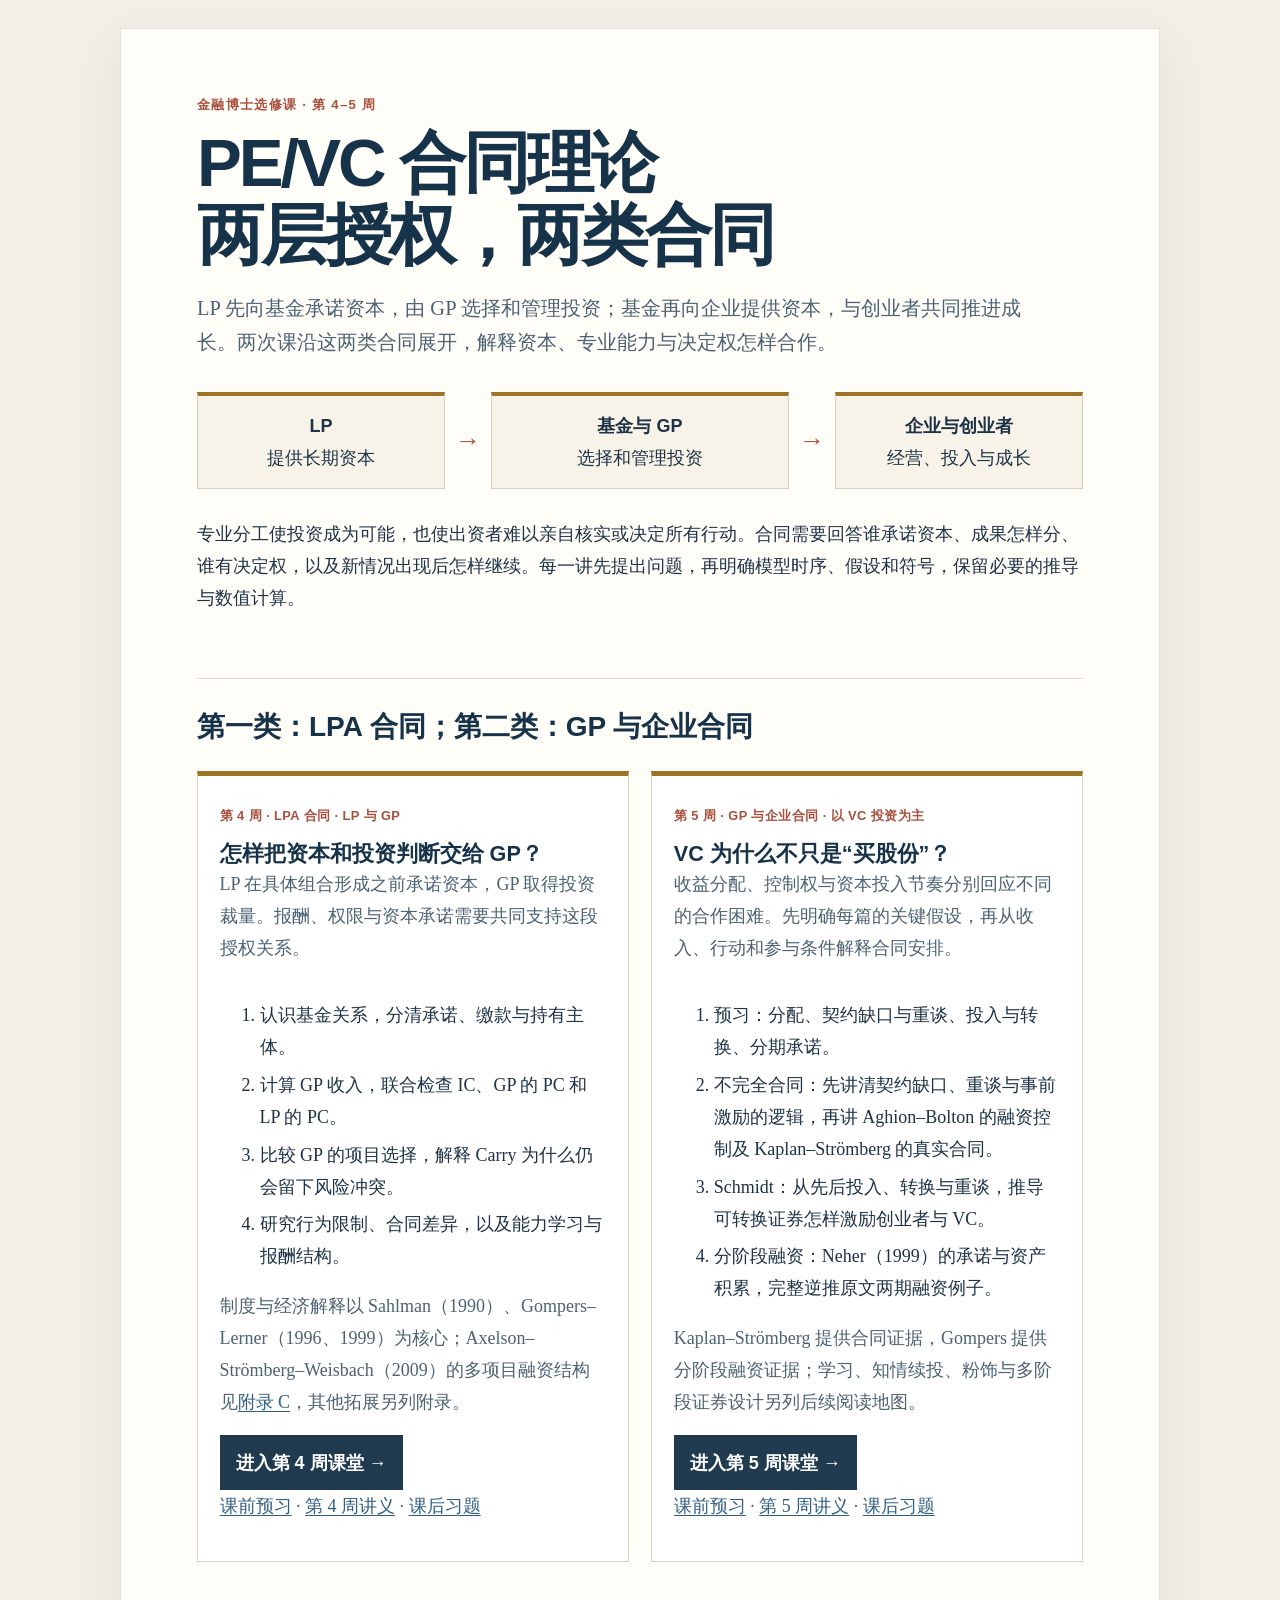
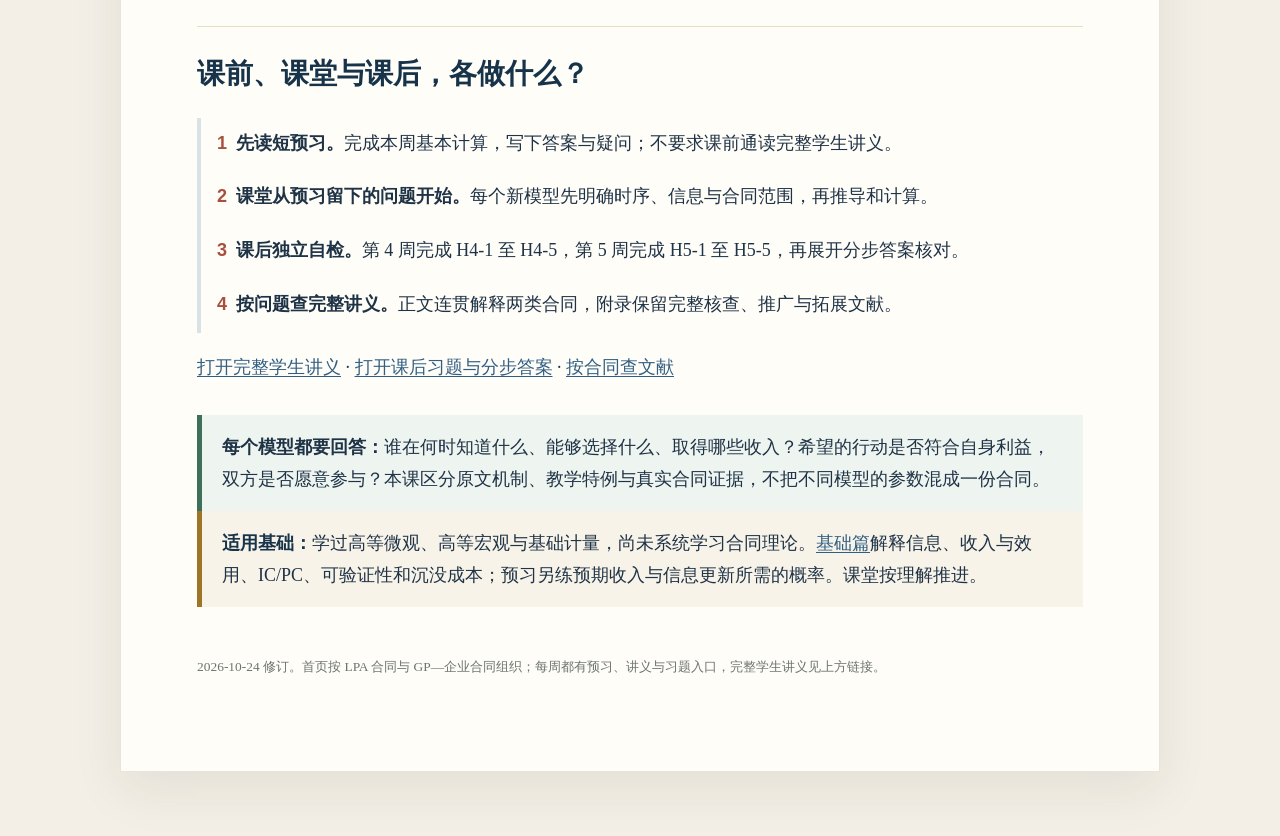
<file: docs/index.html>
<!doctype html>
<html lang="zh-CN">
<head>
  <meta charset="utf-8">
  <meta name="viewport" content="width=device-width, initial-scale=1">
  <meta name="description" content="面向金融学博士生的 PE/VC 合同理论学生讲义：LPA 的授权、报酬与行为限制；GP 与企业合同的控制与重谈、分阶段承诺、知情融资与定价。">
  <title>PE/VC 合同理论｜两层授权，两类合同</title>
  <style>
    :root {
      --ink: #1f3346;
      --soft: #4d6272;
      --paper: #fffdf8;
      --canvas: #f3efe6;
      --cream: #f8f3e9;
      --gold: #9e7426;
      --coral: #a94f3d;
      --line: #d8d0c2;
      --blue: #315f83;
    }
    * { box-sizing: border-box; }
    body {
      background: var(--canvas);
      color: var(--ink);
      font-family: "Noto Serif CJK SC", "Source Han Serif SC", "Songti SC", STSong, Georgia, serif;
      font-size: 18px;
      line-height: 1.78;
      margin: 0;
    }
    main {
      background: var(--paper);
      border: 1px solid rgba(91, 75, 48, .14);
      box-shadow: 0 18px 48px rgba(45, 38, 27, .08);
      margin: 28px auto 64px;
      max-width: 1040px;
      padding: 64px clamp(24px, 6vw, 76px) 76px;
    }
    h1, h2, h3, .eyebrow, .open, .path, .meta {
      font-family: "Noto Sans CJK SC", "Source Han Sans SC", "PingFang SC", "Microsoft YaHei", sans-serif;
    }
    h1 {
      color: #17334a;
      font-size: clamp(2.4rem, 6vw, 4.2rem);
      letter-spacing: -.045em;
      line-height: 1.08;
      margin: 0;
      max-width: 820px;
    }
    h2 {
      border-top: 1px solid #e9dcc0;
      color: #17334a;
      font-size: 1.75rem;
      margin: 4rem 0 1.2rem;
      padding-top: 1.4rem;
    }
    h3 { color: #17334a; font-size: 1.35rem; line-height: 1.35; margin: 0; }
    p { margin: 0 0 1.05rem; }
    li + li { margin-top: .35rem; }
    a { color: var(--blue); text-underline-offset: .15em; }
    a:focus-visible { border-radius: 3px; outline: 3px solid #d08a45; outline-offset: 3px; }
    .eyebrow {
      color: var(--coral);
      font-size: .82rem;
      font-weight: 750;
      letter-spacing: .1em;
      margin-bottom: .65rem;
    }
    .lead { color: var(--soft); font-size: 1.28rem; line-height: 1.65; margin: 1.25rem 0 2rem; max-width: 850px; }
    .audience {
      background: var(--cream);
      border-left: 5px solid var(--gold);
      padding: 1rem 1.25rem;
    }
    .audience strong { color: #18344b; }
    .path {
      align-items: stretch;
      display: grid;
      gap: .65rem;
      grid-template-columns: 1fr auto 1.2fr auto 1fr;
      margin: 1.8rem 0;
    }
    .path .node {
      background: var(--cream);
      border: 1px solid var(--line);
      border-top: 4px solid var(--gold);
      padding: .9rem;
      text-align: center;
    }
    .path .arrow { align-self: center; color: var(--coral); font-size: 1.6rem; font-weight: 800; }
    .lectures { display: grid; gap: 1.4rem; grid-template-columns: repeat(2, minmax(0, 1fr)); }
    article {
      background: #fff;
      border: 1px solid var(--line);
      border-top: 5px solid var(--gold);
      display: flex;
      flex-direction: column;
      padding: 1.35rem;
    }
    article p { color: var(--soft); }
    article ul { padding-left: 1.25rem; }
    .meta { color: var(--coral); font-size: .8rem; font-weight: 700; letter-spacing: .035em; margin: .5rem 0 .7rem; }
    .open {
      align-self: flex-start;
      background: #203b50;
      color: white;
      font-weight: 700;
      margin-top: auto;
      padding: .72rem 1rem;
      text-decoration: none;
    }
    .open:hover { background: #2d516d; color: white; }
    .route { counter-reset: route; list-style: none; padding: 0; }
    .route li { border-left: 4px solid #d9e2e7; margin: 0; padding: .55rem 0 .8rem 1rem; }
    .route li::before {
      color: var(--coral);
      content: counter(route);
      counter-increment: route;
      font-family: sans-serif;
      font-weight: 800;
      margin-right: .55rem;
    }
    .notice {
      background: #eef4f0;
      border-left: 5px solid #3d6f59;
      margin-top: 2rem;
      padding: 1rem 1.25rem;
    }
    .small { color: #6d746f; font-size: .84rem; margin-top: 3rem; }
    @media (max-width: 760px) {
      body { background: var(--paper); font-size: 17px; }
      main { border: 0; box-shadow: none; margin: 0; padding: 38px 22px 60px; }
      .lectures { grid-template-columns: 1fr; }
      .path { display: block; }
      .path .arrow { padding: .2rem; text-align: center; transform: rotate(90deg); }
    }
    @media print {
      body, main { background: #fff; border: 0; box-shadow: none; }
      main { margin: 0; max-width: none; padding: 0; }
      .open { border: 1px solid #333; color: #111; }
      article, .audience, .notice { break-inside: avoid; }
    }
  </style>
</head>
<body>
  <main id="main-content">
    <div class="eyebrow">金融博士选修课 · 第 4–5 周</div>
    <h1>PE/VC 合同理论<br>两层授权，两类合同</h1>
    <p class="lead">LP 先向基金承诺资本，由 GP 选择和管理投资；基金再向企业提供资本，与创业者共同推进成长。两次课沿这两类合同展开，解释资本、专业能力与决定权怎样合作。</p>
    <div class="path" role="img" aria-label="LP 经LPA向基金承诺资本，由GP管理；基金经企业合同向创业企业提供资本">
      <div class="node"><strong>LP</strong><br>提供长期资本</div><div class="arrow">→</div>
      <div class="node"><strong>基金与 GP</strong><br>选择和管理投资</div><div class="arrow">→</div>
      <div class="node"><strong>企业与创业者</strong><br>经营、投入与成长</div>
    </div>
    <p>专业分工使投资成为可能，也使出资者难以亲自核实或决定所有行动。合同需要回答谁承诺资本、成果怎样分、谁有决定权，以及新情况出现后怎样继续。每一讲先提出问题，再明确模型时序、假设和符号，保留必要的推导与数值计算。</p>
    <h2>第一类：LPA 合同；第二类：GP 与企业合同</h2>
    <div class="lectures">
      <article>
        <div class="meta">第 4 周 · LPA 合同 · LP 与 GP</div>
        <h3>怎样把资本和投资判断交给 GP？</h3>
        <p>LP 在具体组合形成之前承诺资本，GP 取得投资裁量。报酬、权限与资本承诺需要共同支持这段授权关系。</p>
        <ol>
          <li>认识基金关系，分清承诺、缴款与持有主体。</li>
          <li>计算 GP 收入，联合检查 IC、GP 的 PC 和 LP 的 PC。</li>
          <li>比较 GP 的项目选择，解释 Carry 为什么仍会留下风险冲突。</li>
          <li>研究行为限制、合同差异，以及能力学习与报酬结构。</li>
        </ol>
        <p>制度与经济解释以 Sahlman（1990）、Gompers–Lerner（1996、1999）为核心；Axelson–Strömberg–Weisbach（2009）的多项目融资结构见<a href="student-notes.html#book-app-c">附录 C</a>，其他拓展另列附录。</p>
        <a class="open" href="w04-fund-contract.html">进入第 4 周课堂 →</a>
        <p><a href="w04-preparation.html">课前预习</a> · <a href="w04-fund-contract.html">第 4 周讲义</a> · <a href="exercises.html#w04-homework">课后习题</a></p>
      </article>
      <article>
        <div class="meta">第 5 周 · GP 与企业合同 · 以 VC 投资为主</div>
        <h3>VC 为什么不只是“买股份”？</h3>
        <p>收益分配、控制权与资本投入节奏分别回应不同的合作困难。先明确每篇的关键假设，再从收入、行动和参与条件解释合同安排。</p>
        <ol>
          <li>预习：分配、契约缺口与重谈、投入与转换、分期承诺。</li>
          <li>不完全合同：先讲清契约缺口、重谈与事前激励的逻辑，再讲 Aghion–Bolton 的融资控制及 Kaplan–Strömberg 的真实合同。</li>
          <li>Schmidt：从先后投入、转换与重谈，推导可转换证券怎样激励创业者与 VC。</li>
          <li>分阶段融资：Neher（1999）的承诺与资产积累，完整逆推原文两期融资例子。</li>
        </ol>
        <p>Kaplan–Strömberg 提供合同证据，Gompers 提供分阶段融资证据；学习、知情续投、粉饰与多阶段证券设计另列后续阅读地图。</p>
        <a class="open" href="w05-venture-contract.html">进入第 5 周课堂 →</a>
        <p><a href="w05-preparation.html">课前预习</a> · <a href="w05-venture-contract.html">第 5 周讲义</a> · <a href="exercises.html#w05-homework">课后习题</a></p>
      </article>
    </div>
    <h2>课前、课堂与课后，各做什么？</h2>
    <ol class="route">
      <li><strong>先读短预习。</strong>完成本周基本计算，写下答案与疑问；不要求课前通读完整学生讲义。</li>
      <li><strong>课堂从预习留下的问题开始。</strong>每个新模型先明确时序、信息与合同范围，再推导和计算。</li>
      <li><strong>课后独立自检。</strong>第 4 周完成 H4-1 至 H4-5，第 5 周完成 H5-1 至 H5-5，再展开分步答案核对。</li>
      <li><strong>按问题查完整讲义。</strong>正文连贯解释两类合同，附录保留完整核查、推广与拓展文献。</li>
    </ol>
    <p><a href="student-notes.html">打开完整学生讲义</a> · <a href="exercises.html">打开课后习题与分步答案</a> · <a href="student-notes.html#book-reading">按合同查文献</a></p>
    <div class="notice"><strong>每个模型都要回答：</strong>谁在何时知道什么、能够选择什么、取得哪些收入？希望的行动是否符合自身利益，双方是否愿意参与？本课区分原文机制、教学特例与真实合同证据，不把不同模型的参数混成一份合同。</div>
    <div class="audience"><strong>适用基础：</strong>学过高等微观、高等宏观与基础计量，尚未系统学习合同理论。<a href="student-notes.html#book-foundations">基础篇</a>解释信息、收入与效用、IC/PC、可验证性和沉没成本；预习另练预期收入与信息更新所需的概率。课堂按理解推进。</div>
    <p class="small">2026-10-24 修订。首页按 LPA 合同与 GP—企业合同组织；每周都有预习、讲义与习题入口，完整学生讲义见上方链接。</p>
  </main>
</body>
</html>
</file>
